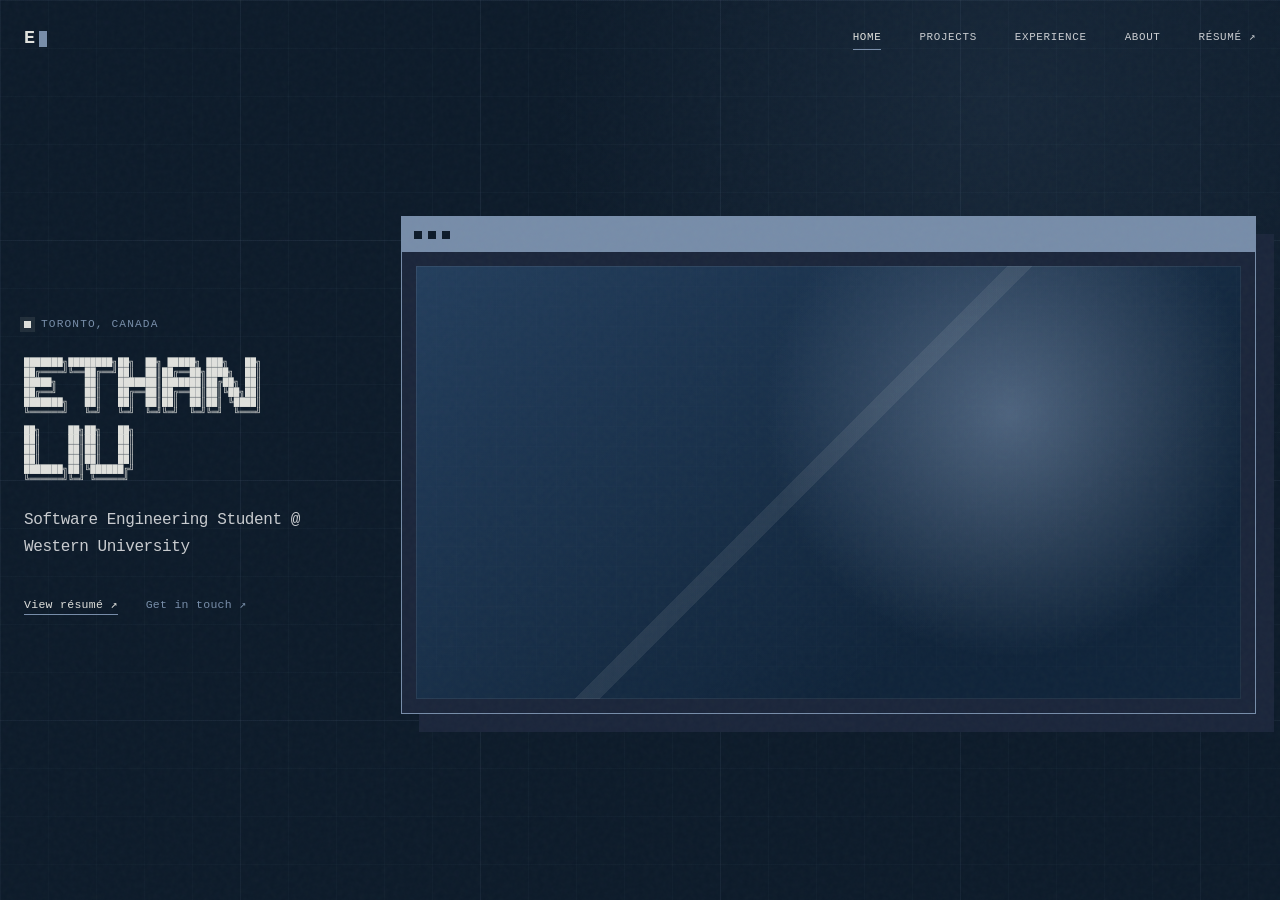
<file: index.html>
<!doctype html>
<html lang="en">
  <head>
    <meta charset="UTF-8" />
    <meta name="viewport" content="width=device-width, initial-scale=1.0" />
    <meta name="description" content="Ethan Liu is a software engineering student at Western University." />
    <meta name="theme-color" content="#0d1b2a" />
    <meta property="og:title" content="Ethan Liu | Software Engineer" />
    <meta property="og:description" content="Software engineering student at Western University building useful, thoughtful products." />
    <meta property="og:type" content="website" />
    <title>Ethan Liu | Software Engineer</title>
    <link rel="icon" href="assets/favicon.svg" type="image/svg+xml" />
    <link rel="stylesheet" href="styles.css" />
    <script src="script.js" type="module"></script>
  </head>
  <body>
    <a class="skip-link" href="#main">Skip to content</a>

    <header class="site-header">
      <a class="wordmark" href="index.html" aria-label="Ethan Liu, home">
        <span aria-hidden="true">E</span><span class="wordmark-cursor" aria-hidden="true"></span>
      </a>
      <button class="menu-toggle" type="button" aria-expanded="false" aria-controls="site-nav" data-menu-toggle>
        <span class="sr-only">Toggle navigation</span><span aria-hidden="true">menu</span>
      </button>
      <nav class="site-nav" id="site-nav" aria-label="Main navigation" data-nav>
        <a class="is-current" href="index.html" aria-current="page">Home</a>
        <a href="projects.html">Projects</a>
        <a href="experience.html">Experience</a>
        <a href="about.html">About</a>
        <a href="https://drive.google.com/file/d/12K8Z2sb5uFqbBXeucd8AHHMx-eDDHIYc/view?usp=sharing" target="_blank" rel="noreferrer">Résumé <span aria-hidden="true">↗</span></a>
      </nav>
    </header>

    <main class="landing" id="main">
      <section class="intro" aria-labelledby="intro-title">
        <div class="intro-copy">
          <p class="eyebrow"><span class="status-dot" aria-hidden="true"></span>Toronto, Canada</p>
          <h1 class="ascii-heading ascii-name" id="intro-title" aria-label="Hi, I’m Ethan Liu."><span class="ascii-name-row" aria-hidden="true">███████╗████████╗██╗  ██╗ █████╗ ███╗   ██╗
██╔════╝╚══██╔══╝██║  ██║██╔══██╗████╗  ██║
█████╗     ██║   ███████║███████║██╔██╗ ██║
██╔══╝     ██║   ██╔══██║██╔══██║██║╚██╗██║
███████╗   ██║   ██║  ██║██║  ██║██║ ╚████║
╚══════╝   ╚═╝   ╚═╝  ╚═╝╚═╝  ╚═╝╚═╝  ╚═══╝</span><span class="ascii-name-row" aria-hidden="true">██╗     ██╗██╗   ██╗
██║     ██║██║   ██║
██║     ██║██║   ██║
██║     ██║██║   ██║
███████╗██║╚██████╔╝
╚══════╝╚═╝ ╚═════╝</span></h1>
          <p class="intro-blurb">Software Engineering Student @ Western University</p>
          <div class="intro-links" aria-label="Profile links">
            <a class="text-link" href="https://drive.google.com/file/d/12K8Z2sb5uFqbBXeucd8AHHMx-eDDHIYc/view?usp=sharing" target="_blank" rel="noreferrer">View résumé <span aria-hidden="true">↗</span></a>
            <a class="text-link muted-link" href="https://www.linkedin.com/in/ethan-f-liu/" target="_blank" rel="noreferrer">Get in touch <span aria-hidden="true">↗</span></a>
          </div>
        </div>

        <div class="pixel-window" aria-label="Retro desktop navigation">
          <div class="window-bar" aria-hidden="true"><span></span><span></span><span></span></div>
          <div class="pixel-desktop">
            <div class="desktop-boot" aria-hidden="true">
              <div class="boot-copy">
                <p><span>[ok]</span> display adapter</p>
                <p><span>[ok]</span> input devices</p>
                <p><span>[ok]</span> mounting /portfolio</p>
                <p class="boot-ready">desktop ready<span class="boot-cursor"></span></p>
              </div>
              <div class="boot-progress"><span></span></div>
            </div>
            <div class="desktop-icons">
              <a class="desktop-icon" href="projects.html"><span class="folder" aria-hidden="true"></span><span>projects</span></a>
              <a class="desktop-icon" href="experience.html"><span class="folder" aria-hidden="true"></span><span>experience</span></a>
              <a class="desktop-icon" href="about.html"><span class="folder" aria-hidden="true"></span><span>about_me</span></a>
            </div>
            <div class="desktop-note" data-terminal aria-label="Interactive portfolio terminal">
              <div class="note-bar"><strong>terminal.exe</strong><div class="note-controls" aria-hidden="true"><span></span><span></span><span></span></div></div>
              <div class="note-body">
                <div class="terminal-output" data-terminal-output aria-live="polite" aria-atomic="false">
                  <p><span>&gt;</span> hello, world!</p>
                  <p class="terminal-hint">type "help" to explore</p>
                </div>
                <form class="terminal-form" data-terminal-form autocomplete="off">
                  <label class="sr-only" for="terminal-input">Enter a portfolio command</label>
                  <span class="terminal-prompt" aria-hidden="true">&gt;</span>
                  <span class="terminal-input-wrap">
                    <input id="terminal-input" data-terminal-input type="text" inputmode="text" enterkeyhint="send" autocapitalize="off" autocomplete="off" spellcheck="false" aria-describedby="terminal-help" />
                    <span class="note-cursor" aria-hidden="true"></span>
                  </span>
                  <span class="sr-only" id="terminal-help">Type help for available commands, then press Enter.</span>
                </form>
              </div>
            </div>
            <div class="taskbar">
              <span class="start-button">E</span>
              <span class="taskbar-app"></span>
              <span class="taskbar-app"></span>
              <time class="taskbar-time" aria-label="Local time">--:--</time>
            </div>
          </div>
        </div>
      </section>
    </main>

    <footer class="site-footer">
    </footer>
  </body>
</html>
</file>
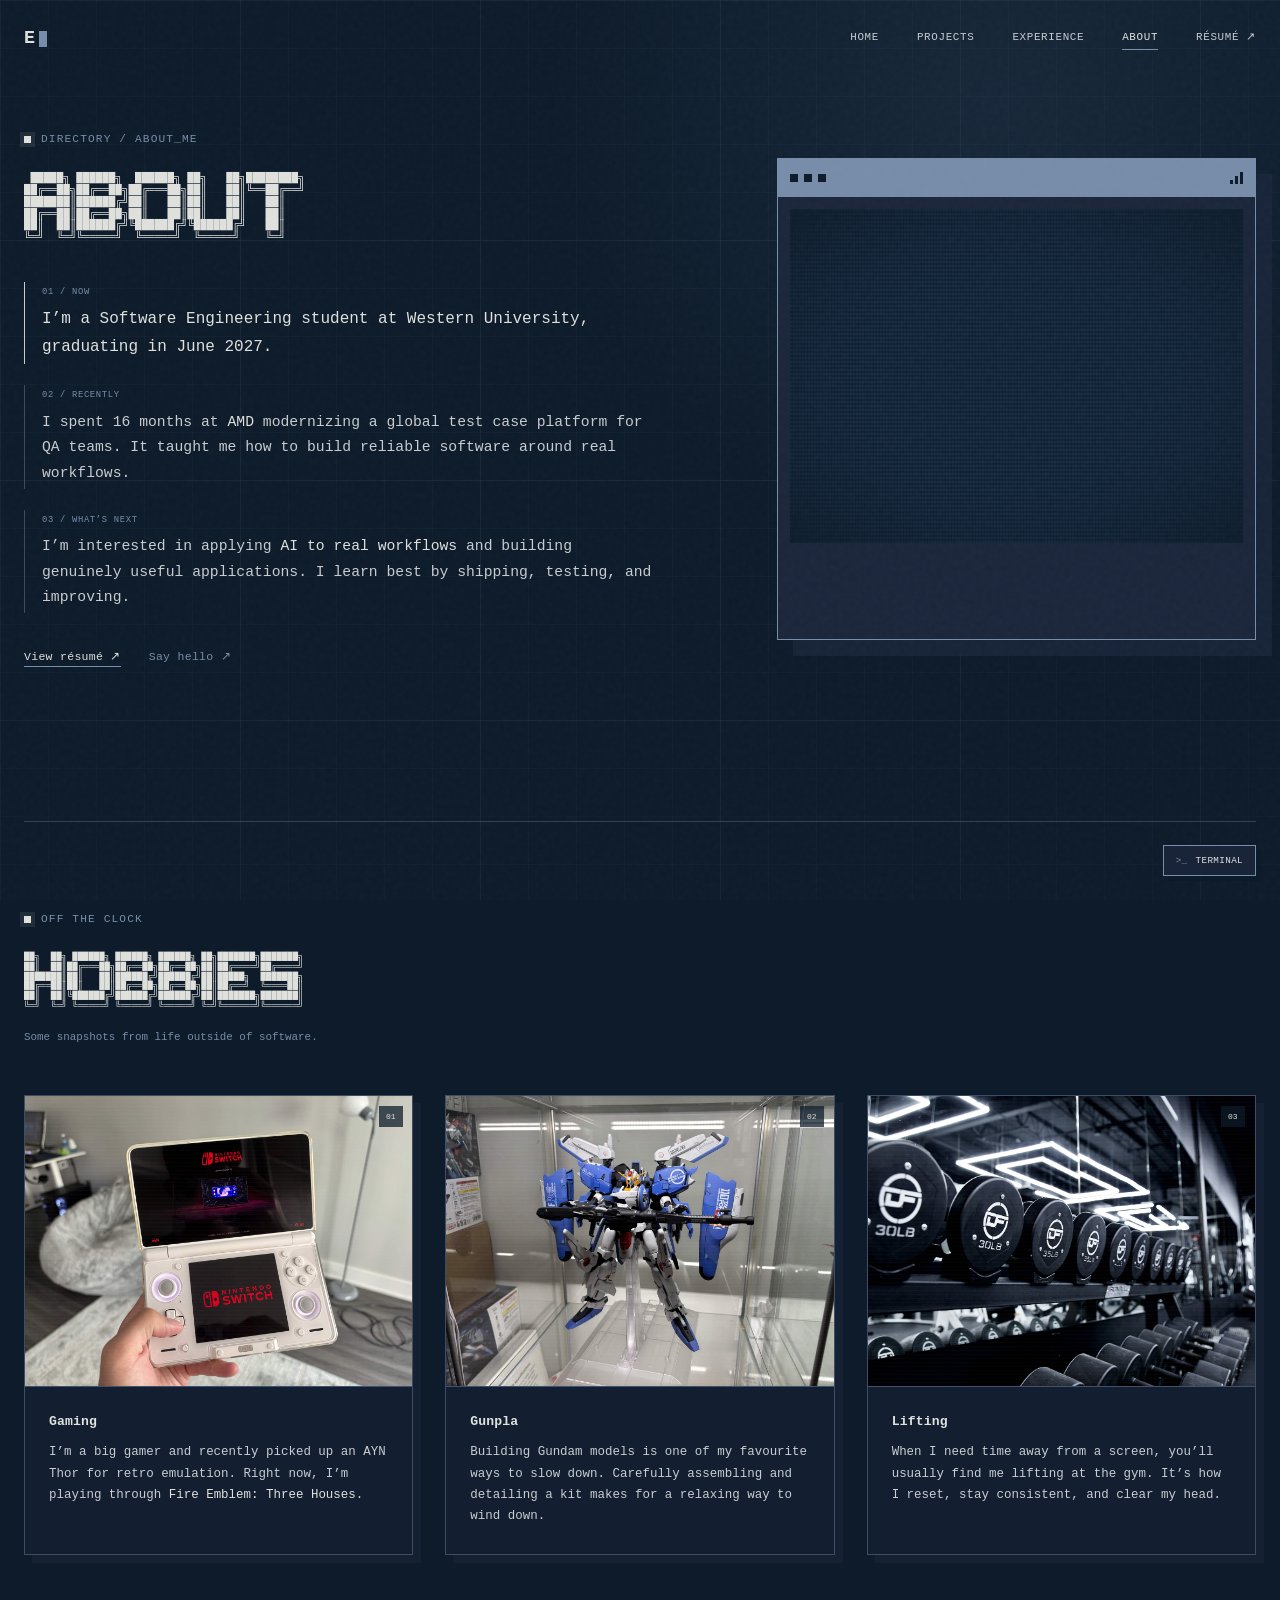
<file: about.html>
<!doctype html>
<html lang="en">
  <head>
    <meta charset="UTF-8" />
    <meta name="viewport" content="width=device-width, initial-scale=1.0" />
    <meta name="description" content="Learn more about Ethan Liu, a software engineering student at Western University and former AMD software engineer co-op." />
    <meta name="theme-color" content="#0d1b2a" />
    <title>About | Ethan Liu</title>
    <link rel="icon" href="assets/favicon.svg" type="image/svg+xml" />
    <link rel="stylesheet" href="styles.css" />
    <script src="script.js" type="module"></script>
  </head>
  <body>
    <a class="skip-link" href="#main">Skip to content</a>

    <header class="site-header">
      <a class="wordmark" href="index.html" aria-label="Ethan Liu, home">
        <span aria-hidden="true">E</span><span class="wordmark-cursor" aria-hidden="true"></span>
      </a>
      <button class="menu-toggle" type="button" aria-expanded="false" aria-controls="site-nav" data-menu-toggle>
        <span class="sr-only">Toggle navigation</span><span aria-hidden="true">menu</span>
      </button>
      <nav class="site-nav" id="site-nav" aria-label="Main navigation" data-nav>
        <a href="index.html">Home</a>
        <a href="projects.html">Projects</a>
        <a href="experience.html">Experience</a>
        <a class="is-current" href="about.html" aria-current="page">About</a>
        <a href="https://drive.google.com/file/d/12K8Z2sb5uFqbBXeucd8AHHMx-eDDHIYc/view?usp=sharing" target="_blank" rel="noreferrer">Résumé <span aria-hidden="true">↗</span></a>
      </nav>
    </header>
    <button class="terminal-launcher" type="button" data-terminal-toggle aria-controls="site-terminal" aria-expanded="false" title="Open terminal (Ctrl/Cmd + `)"><span aria-hidden="true">&gt;_</span> terminal</button>
    <section class="desktop-note site-terminal" id="site-terminal" data-terminal aria-label="Interactive portfolio terminal" hidden>
      <div class="note-bar"><strong>terminal.exe</strong><div class="note-controls"><span aria-hidden="true"></span><button class="terminal-expand" type="button" data-terminal-expand aria-label="Expand terminal" aria-pressed="false" title="Expand terminal"></button><button class="terminal-close" type="button" data-terminal-close aria-label="Close terminal" title="Close terminal"></button></div></div>
      <div class="note-body">
        <div class="terminal-output" data-terminal-output aria-live="polite" aria-atomic="false"><p><span>&gt;</span> hello, world!</p><p class="terminal-hint">type "help" to explore</p></div>
        <form class="terminal-form" data-terminal-form autocomplete="off">
          <label class="sr-only" for="terminal-input">Enter a portfolio command</label><span class="terminal-prompt" aria-hidden="true">&gt;</span>
          <span class="terminal-input-wrap"><input id="terminal-input" data-terminal-input type="text" inputmode="text" enterkeyhint="send" autocapitalize="off" autocomplete="off" spellcheck="false" aria-describedby="terminal-help" /><span class="note-cursor" aria-hidden="true"></span></span>
          <span class="sr-only" id="terminal-help">Type help for available commands, then press Enter.</span>
        </form>
      </div>
    </section>

    <main class="about-page" id="main">
      <section class="about-layout" aria-labelledby="about-title">
        <div class="about-copy">
          <p class="eyebrow"><span class="status-dot" aria-hidden="true"></span>Directory / about_me</p>
          <h1 class="ascii-heading" id="about-title" aria-label="About"><span aria-hidden="true"> █████╗ ██████╗  ██████╗ ██╗   ██╗████████╗
██╔══██╗██╔══██╗██╔═══██╗██║   ██║╚══██╔══╝
███████║██████╔╝██║   ██║██║   ██║   ██║
██╔══██║██╔══██╗██║   ██║██║   ██║   ██║
██║  ██║██████╔╝╚██████╔╝╚██████╔╝   ██║
╚═╝  ╚═╝╚═════╝  ╚═════╝  ╚═════╝    ╚═╝</span></h1>

          <div class="about-prose">
            <div class="about-note">
              <span class="about-note-label">01 / Now</span>
              <p>
                I’m a Software Engineering student at <strong>Western University</strong>,
                graduating in June 2027.
              </p>
            </div>
            <div class="about-note">
              <span class="about-note-label">02 / Recently</span>
              <p>
                I spent 16 months at <strong>AMD</strong> modernizing a global test case platform
                for QA teams. It taught me how to build reliable software around real workflows.
              </p>
            </div>
            <div class="about-note">
              <span class="about-note-label">03 / What’s next</span>
              <p>
                I’m interested in applying <strong>AI to real workflows</strong> and building
                genuinely useful applications. I learn best by shipping, testing, and improving.
              </p>
            </div>
          </div>

          <div class="about-actions" aria-label="Profile links">
            <a class="text-link" href="https://drive.google.com/file/d/12K8Z2sb5uFqbBXeucd8AHHMx-eDDHIYc/view?usp=sharing" target="_blank" rel="noreferrer">View résumé <span aria-hidden="true">↗</span></a>
            <a class="text-link muted-link" href="https://www.linkedin.com/in/ethan-f-liu/" target="_blank" rel="noreferrer">Say hello <span aria-hidden="true">↗</span></a>
          </div>
        </div>

        <figure class="call-window">
          <div class="call-titlebar">
            <div class="call-window-controls" aria-hidden="true"><span></span><span></span><span></span></div>
            <span class="call-quality" aria-label="Connection quality: excellent"><i></i><i></i><i></i></span>
          </div>

          <div class="call-screen">
            <div class="call-connect" aria-hidden="true">
              <p class="connect-heading">Establishing video link</p>
              <div class="connect-log">
                <p><span>[ok]</span> audio channel</p>
                <p><span>[ok]</span> video channel</p>
                <p><span>[ok]</span> signal acquired</p>
              </div>
              <div class="connect-progress"><span></span></div>
              <p class="connect-status">Connecting<span class="connect-dots">...</span></p>
            </div>
            <img class="profile-photo" src="assets/images/headshot-codec.png" alt="A pixelated portrait of Ethan Liu" />

            <div class="call-status"><span aria-hidden="true"></span>Live</div>
            <div class="call-nameplate">
              <strong>Ethan Liu</strong>
              <span>Toronto, ON</span>
            </div>
          </div>

          <div class="call-toolbar" aria-hidden="true">
            <span class="call-button">
              <svg viewBox="0 0 24 24" aria-hidden="true"><path d="M12 15a3 3 0 0 0 3-3V5a3 3 0 0 0-6 0v7a3 3 0 0 0 3 3Z"/><path d="M19 11v1a7 7 0 0 1-14 0v-1M12 19v3M8 22h8"/></svg>
            </span>
            <span class="call-button">
              <svg viewBox="0 0 24 24" aria-hidden="true"><rect x="3" y="6" width="13" height="12" rx="2"/><path d="m16 10 5-3v10l-5-3Z"/></svg>
            </span>
            <span class="call-button call-button-end">
              <svg viewBox="0 0 24 24" aria-hidden="true"><path d="M4.5 15.5c4.8-4.7 10.2-4.7 15 0"/><path d="m7 13-2.5 2.5L7 18M17 13l2.5 2.5L17 18"/></svg>
            </span>
          </div>
          <figcaption>Connection established</figcaption>
        </figure>
      </section>

      <section class="hobbies-section" aria-labelledby="hobbies-title">
        <div class="hobbies-heading">
          <p class="eyebrow"><span class="status-dot" aria-hidden="true"></span>Off the clock</p>
          <h2 class="ascii-heading ascii-heading-wide" id="hobbies-title" aria-label="Hobbies"><span aria-hidden="true">██╗  ██╗ ██████╗ ██████╗ ██████╗ ██╗███████╗███████╗
██║  ██║██╔═══██╗██╔══██╗██╔══██╗██║██╔════╝██╔════╝
███████║██║   ██║██████╔╝██████╔╝██║█████╗  ███████╗
██╔══██║██║   ██║██╔══██╗██╔══██╗██║██╔══╝  ╚════██║
██║  ██║╚██████╔╝██████╔╝██████╔╝██║███████╗███████║
╚═╝  ╚═╝ ╚═════╝ ╚═════╝ ╚═════╝ ╚═╝╚══════╝╚══════╝</span></h2>
          <p>Some snapshots from life outside of software.</p>
        </div>

        <div class="hobby-grid">
          <article class="hobby-card">
            <div class="hobby-image">
              <img src="assets/images/ayn-thor-retro-gaming.jpg" alt="My AYN Thor handheld gaming setup" />
              <span class="hobby-index">01</span>
            </div>
            <div class="hobby-card-copy">
              <h3>Gaming</h3>
              <p>
                I’m a big gamer and recently picked up an AYN Thor for retro emulation.
                Right now, I’m playing through <em>Fire Emblem: Three Houses</em>.
              </p>
            </div>
          </article>

          <article class="hobby-card">
            <div class="hobby-image">
              <img src="assets/images/gunpla-model.jpg" alt="My blue and white Gunpla model on display" />
              <span class="hobby-index">02</span>
            </div>
            <div class="hobby-card-copy">
              <h3>Gunpla</h3>
              <p>
                Building Gundam models is one of my favourite ways to slow down. Carefully assembling
                and detailing a kit makes for a relaxing way to wind down.
              </p>
            </div>
          </article>

          <article class="hobby-card">
            <div class="hobby-image">
              <img src="assets/images/gym-lifting.png" alt="A row of dumbbells beneath geometric gym lights" />
              <span class="hobby-index">03</span>
            </div>
            <div class="hobby-card-copy">
              <h3>Lifting</h3>
              <p>
                When I need time away from a screen, you’ll usually find me lifting at the
                gym. It’s how I reset, stay consistent, and clear my head.
              </p>
            </div>
          </article>
        </div>
      </section>
    </main>
  </body>
</html>
</file>
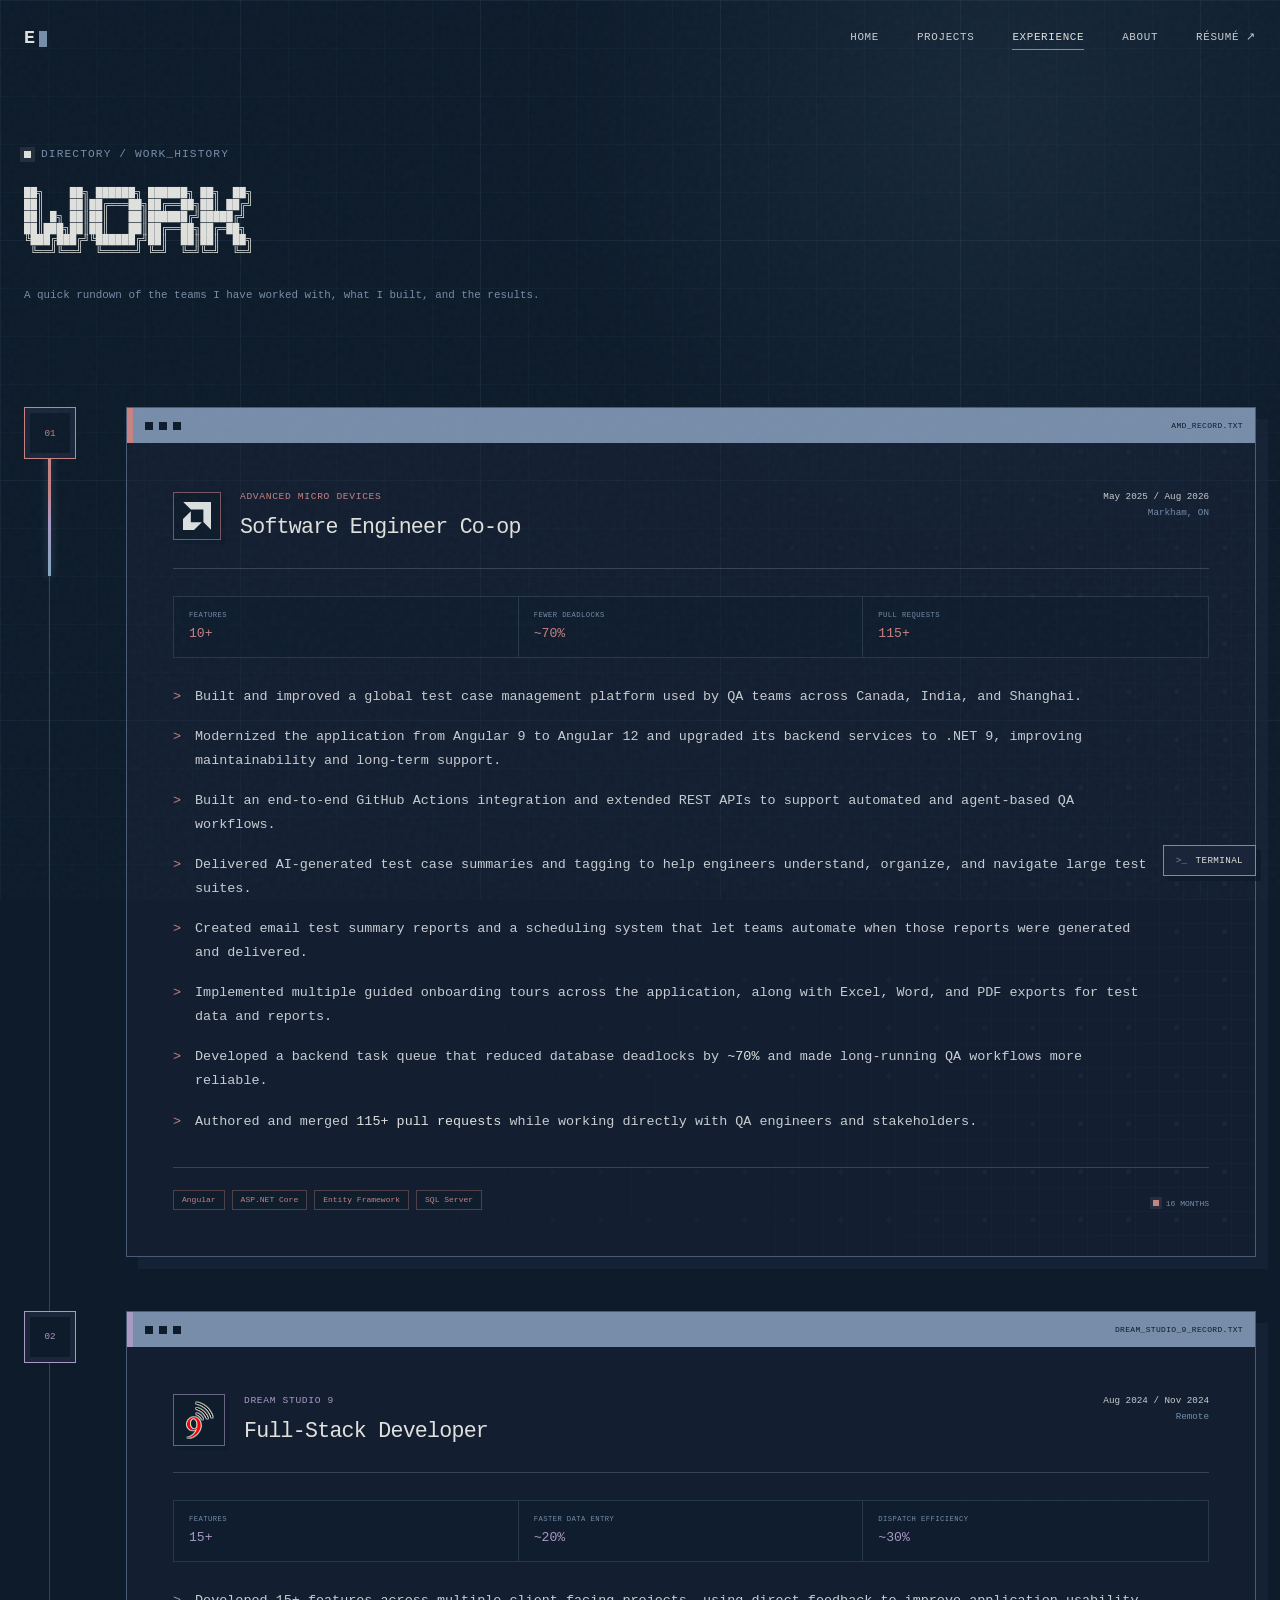
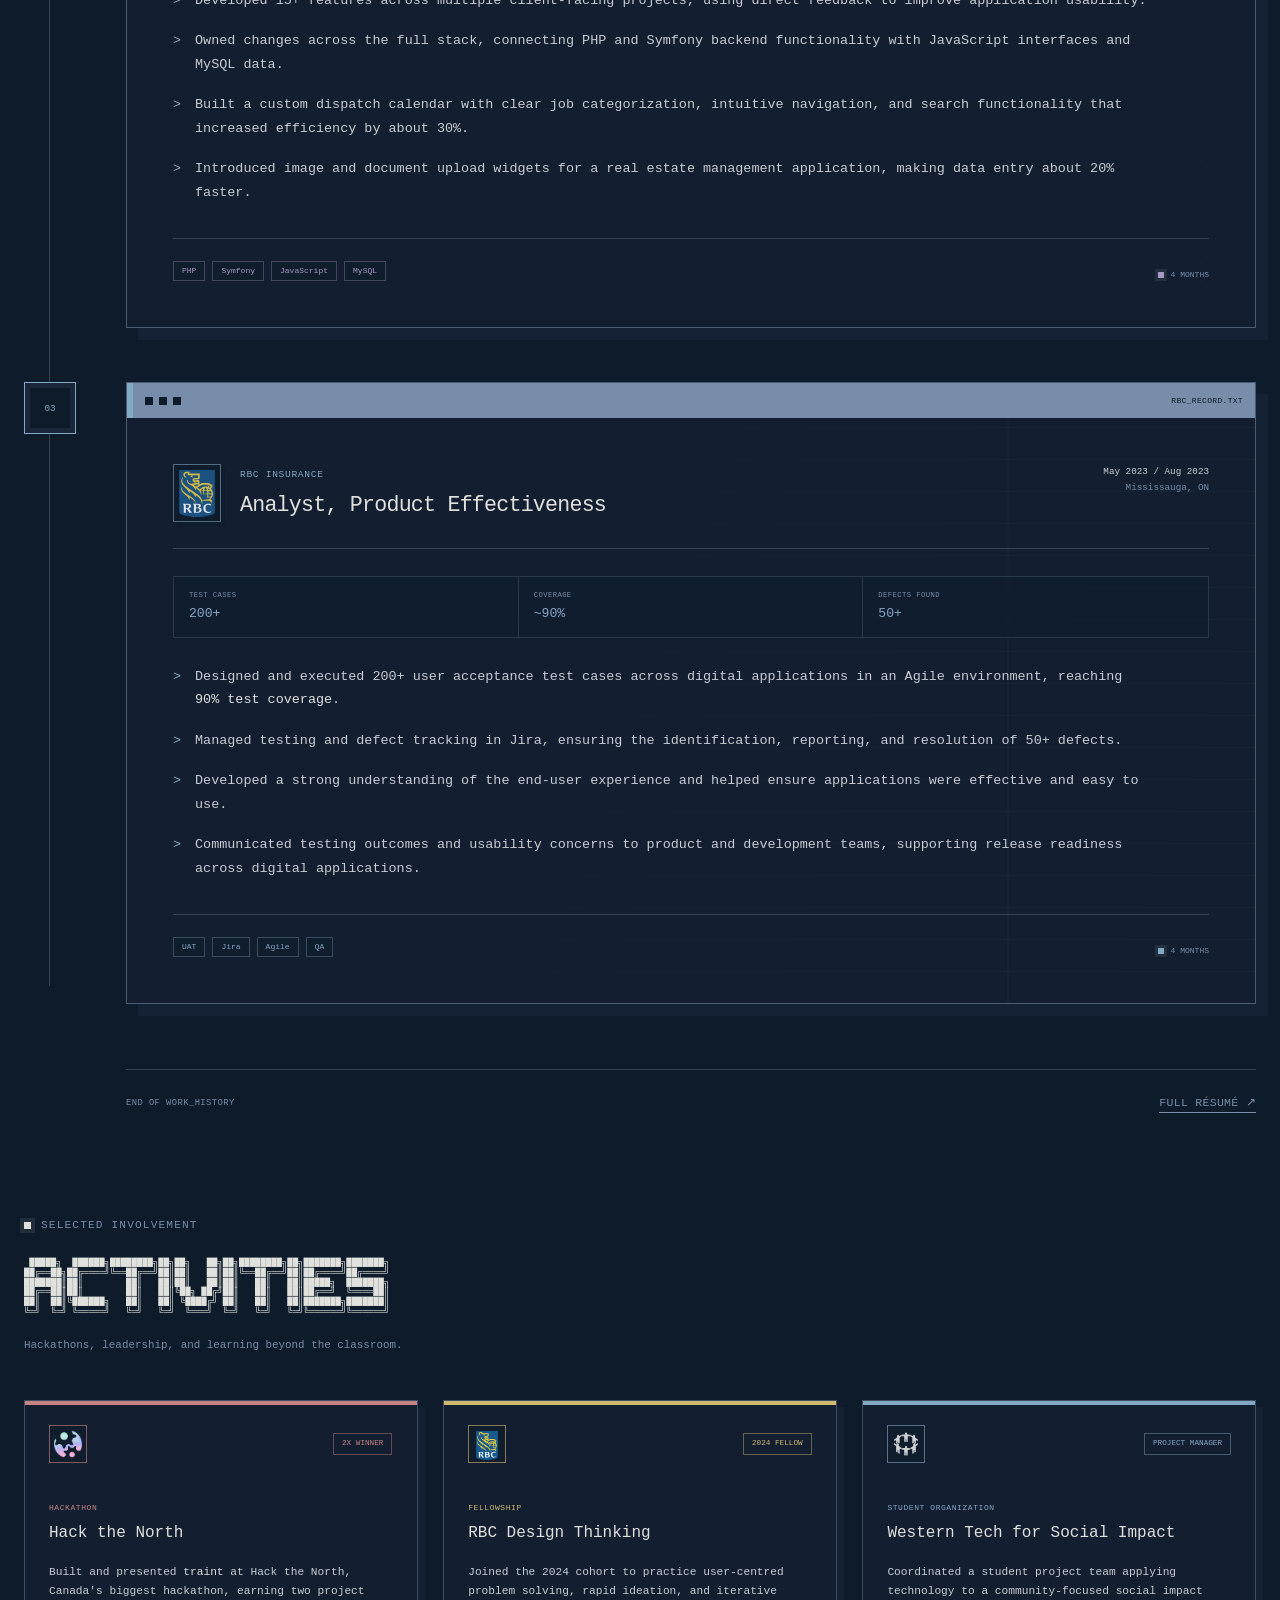
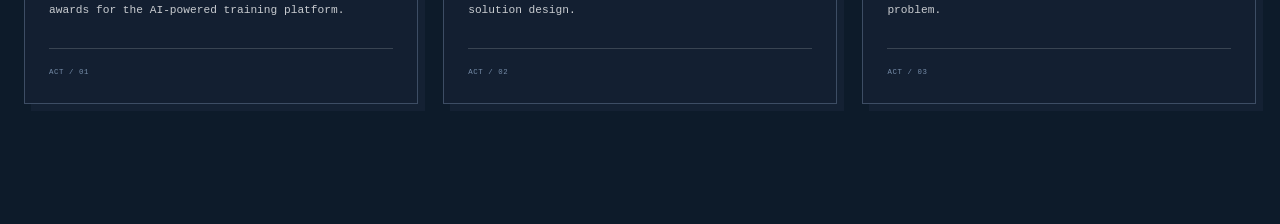
<file: experience.html>
<!doctype html>
<html lang="en">
  <head>
    <meta charset="UTF-8" />
    <meta name="viewport" content="width=device-width, initial-scale=1.0" />
    <meta name="description" content="A quick look at Ethan Liu's software engineering and product experience at AMD, Dream Studio 9, and RBC Insurance." />
    <meta name="theme-color" content="#0d1b2a" />
    <title>Experience | Ethan Liu</title>
    <link rel="icon" href="assets/favicon.svg" type="image/svg+xml" />
    <link rel="stylesheet" href="styles.css" />
    <script src="script.js" type="module"></script>
  </head>
  <body>
    <a class="skip-link" href="#main">Skip to content</a>

    <header class="site-header">
      <a class="wordmark" href="index.html" aria-label="Ethan Liu, home">
        <span aria-hidden="true">E</span><span class="wordmark-cursor" aria-hidden="true"></span>
      </a>
      <button class="menu-toggle" type="button" aria-expanded="false" aria-controls="site-nav" data-menu-toggle>
        <span class="sr-only">Toggle navigation</span><span aria-hidden="true">menu</span>
      </button>
      <nav class="site-nav" id="site-nav" aria-label="Main navigation" data-nav>
        <a href="index.html">Home</a>
        <a href="projects.html">Projects</a>
        <a class="is-current" href="experience.html" aria-current="page">Experience</a>
        <a href="about.html">About</a>
        <a href="https://drive.google.com/file/d/12K8Z2sb5uFqbBXeucd8AHHMx-eDDHIYc/view?usp=sharing" target="_blank" rel="noreferrer">Résumé <span aria-hidden="true">↗</span></a>
      </nav>
    </header>
    <button class="terminal-launcher" type="button" data-terminal-toggle aria-controls="site-terminal" aria-expanded="false" title="Open terminal (Ctrl/Cmd + `)"><span aria-hidden="true">&gt;_</span> terminal</button>
    <section class="desktop-note site-terminal" id="site-terminal" data-terminal aria-label="Interactive portfolio terminal" hidden>
      <div class="note-bar"><strong>terminal.exe</strong><div class="note-controls"><span aria-hidden="true"></span><button class="terminal-expand" type="button" data-terminal-expand aria-label="Expand terminal" aria-pressed="false" title="Expand terminal"></button><button class="terminal-close" type="button" data-terminal-close aria-label="Close terminal" title="Close terminal"></button></div></div>
      <div class="note-body">
        <div class="terminal-output" data-terminal-output aria-live="polite" aria-atomic="false"><p><span>&gt;</span> hello, world!</p><p class="terminal-hint">type "help" to explore</p></div>
        <form class="terminal-form" data-terminal-form autocomplete="off">
          <label class="sr-only" for="terminal-input">Enter a portfolio command</label><span class="terminal-prompt" aria-hidden="true">&gt;</span>
          <span class="terminal-input-wrap"><input id="terminal-input" data-terminal-input type="text" inputmode="text" enterkeyhint="send" autocapitalize="off" autocomplete="off" spellcheck="false" aria-describedby="terminal-help" /><span class="note-cursor" aria-hidden="true"></span></span>
          <span class="sr-only" id="terminal-help">Type help for available commands, then press Enter.</span>
        </form>
      </div>
    </section>

    <main class="experience-page" id="main">
      <header class="experience-intro">
        <p class="eyebrow"><span class="status-dot" aria-hidden="true"></span>Directory / work_history</p>
        <h1 class="ascii-heading" aria-label="Work"><span aria-hidden="true">██╗    ██╗ ██████╗ ██████╗ ██╗  ██╗
██║    ██║██╔═══██╗██╔══██╗██║ ██╔╝
██║ █╗ ██║██║   ██║██████╔╝█████╔╝
██║███╗██║██║   ██║██╔══██╗██╔═██╗
╚███╔███╔╝╚██████╔╝██║  ██║██║  ██╗
 ╚══╝╚══╝  ╚═════╝ ╚═╝  ╚═╝╚═╝  ╚═╝</span></h1>
        <p class="experience-lede">
          A quick rundown of the teams I have worked with, what I built, and the results.
        </p>
      </header>

      <ol class="experience-list" aria-label="Work history, most recent first">
        <li class="experience-record experience-record--amd">
          <div class="experience-marker" aria-hidden="true"><span>01</span></div>
          <article class="experience-window">
            <div class="experience-window-bar">
              <div class="window-controls" aria-hidden="true"><span></span><span></span><span></span></div>
              <span>amd_record.txt</span>
            </div>
            <div class="experience-window-body">
              <header class="role-heading">
                <div class="role-identity">
                  <div class="company-mark company-mark--amd">
                    <img src="assets/logos/amd.svg" alt="AMD" />
                  </div>
                  <div>
                    <p class="role-company">Advanced Micro Devices</p>
                    <h2>Software Engineer Co-op</h2>
                  </div>
                </div>
                <div class="role-meta">
                  <span><time datetime="2025-05">May 2025</time> / <time datetime="2026-08">Aug 2026</time></span>
                  <span>Markham, ON</span>
                </div>
              </header>

              <dl class="role-metrics" aria-label="Key outcomes">
                <div><dt>Features</dt><dd>10+</dd></div>
                <div><dt>Fewer deadlocks</dt><dd>~70%</dd></div>
                <div><dt>Pull requests</dt><dd>115+</dd></div>
              </dl>

              <ul class="role-highlights">
                <li>Built and improved a global test case management platform used by QA teams across Canada, India, and Shanghai.</li>
                <li>Modernized the application from Angular 9 to Angular 12 and upgraded its backend services to .NET 9, improving maintainability and long-term support.</li>
                <li>Built an end-to-end GitHub Actions integration and extended REST APIs to support automated and agent-based QA workflows.</li>
                <li>Delivered AI-generated test case summaries and tagging to help engineers understand, organize, and navigate large test suites.</li>
                <li>Created email test summary reports and a scheduling system that let teams automate when those reports were generated and delivered.</li>
                <li>Implemented multiple guided onboarding tours across the application, along with Excel, Word, and PDF exports for test data and reports.</li>
                <li>Developed a backend task queue that reduced database deadlocks by <strong>~70%</strong> and made long-running QA workflows more reliable.</li>
                <li>Authored and merged <strong>115+ pull requests</strong> while working directly with QA engineers and stakeholders.</li>
              </ul>

              <div class="role-footer">
                <ul class="role-stack" aria-label="Technologies used">
                  <li>Angular</li><li>ASP.NET Core</li><li>Entity Framework</li><li>SQL Server</li>
                </ul>
                <span class="record-status"><i aria-hidden="true"></i>16 months</span>
              </div>
            </div>
          </article>
        </li>

        <li class="experience-record experience-record--dream">
          <div class="experience-marker" aria-hidden="true"><span>02</span></div>
          <article class="experience-window">
            <div class="experience-window-bar">
              <div class="window-controls" aria-hidden="true"><span></span><span></span><span></span></div>
              <span>dream_studio_9_record.txt</span>
            </div>
            <div class="experience-window-body">
              <header class="role-heading">
                <div class="role-identity">
                  <div class="company-mark company-mark--dream">
                    <img src="assets/logos/dream-studio-9.png" alt="Dream Studio 9" />
                  </div>
                  <div>
                    <p class="role-company">Dream Studio 9</p>
                    <h2>Full-Stack Developer</h2>
                  </div>
                </div>
                <div class="role-meta">
                  <span><time datetime="2024-08">Aug 2024</time> / <time datetime="2024-11">Nov 2024</time></span>
                  <span>Remote</span>
                </div>
              </header>

              <dl class="role-metrics" aria-label="Key outcomes">
                <div><dt>Features</dt><dd>15+</dd></div>
                <div><dt>Faster data entry</dt><dd>~20%</dd></div>
                <div><dt>Dispatch efficiency</dt><dd>~30%</dd></div>
              </dl>

              <ul class="role-highlights">
                <li>Developed 15+ features across multiple client-facing projects, using direct feedback to improve application usability.</li>
                <li>Owned changes across the full stack, connecting PHP and Symfony backend functionality with JavaScript interfaces and MySQL data.</li>
                <li>Built a custom dispatch calendar with clear job categorization, intuitive navigation, and search functionality that increased efficiency by about 30%.</li>
                <li>Introduced image and document upload widgets for a real estate management application, making data entry about 20% faster.</li>
              </ul>

              <div class="role-footer">
                <ul class="role-stack" aria-label="Technologies used">
                  <li>PHP</li><li>Symfony</li><li>JavaScript</li><li>MySQL</li>
                </ul>
                <span class="record-status"><i aria-hidden="true"></i>4 months</span>
              </div>
            </div>
          </article>
        </li>

        <li class="experience-record experience-record--rbc">
          <div class="experience-marker" aria-hidden="true"><span>03</span></div>
          <article class="experience-window">
            <div class="experience-window-bar">
              <div class="window-controls" aria-hidden="true"><span></span><span></span><span></span></div>
              <span>rbc_record.txt</span>
            </div>
            <div class="experience-window-body">
              <header class="role-heading">
                <div class="role-identity">
                  <div class="company-mark company-mark--shield">
                    <img src="assets/logos/rbc.svg" alt="RBC" />
                  </div>
                  <div>
                    <p class="role-company">RBC Insurance</p>
                    <h2>Analyst, Product Effectiveness</h2>
                  </div>
                </div>
                <div class="role-meta">
                  <span><time datetime="2023-05">May 2023</time> / <time datetime="2023-08">Aug 2023</time></span>
                  <span>Mississauga, ON</span>
                </div>
              </header>

              <dl class="role-metrics" aria-label="Key outcomes">
                <div><dt>Test cases</dt><dd>200+</dd></div>
                <div><dt>Coverage</dt><dd>~90%</dd></div>
                <div><dt>Defects found</dt><dd>50+</dd></div>
              </dl>

              <ul class="role-highlights">
                <li>Designed and executed 200+ user acceptance test cases across digital applications in an Agile environment, reaching <strong>90% test coverage</strong>.</li>
                <li>Managed testing and defect tracking in Jira, ensuring the identification, reporting, and resolution of 50+ defects.</li>
                <li>Developed a strong understanding of the end-user experience and helped ensure applications were effective and easy to use.</li>
                <li>Communicated testing outcomes and usability concerns to product and development teams, supporting release readiness across digital applications.</li>
              </ul>

              <div class="role-footer">
                <ul class="role-stack" aria-label="Skills and tools used">
                  <li>UAT</li><li>Jira</li><li>Agile</li><li>QA</li>
                </ul>
                <span class="record-status"><i aria-hidden="true"></i>4 months</span>
              </div>
            </div>
          </article>
        </li>
      </ol>

      <footer class="experience-footer">
        <span>End of work_history</span>
        <a class="text-link" href="https://drive.google.com/file/d/12K8Z2sb5uFqbBXeucd8AHHMx-eDDHIYc/view?usp=sharing" target="_blank" rel="noreferrer">Full résumé <span aria-hidden="true">↗</span></a>
      </footer>

      <section class="activities-section" aria-labelledby="activities-title">
        <header class="activities-heading">
          <p class="eyebrow"><span class="status-dot" aria-hidden="true"></span>Selected involvement</p>
          <h2 class="ascii-heading ascii-heading-wide" id="activities-title" aria-label="Activities"><span aria-hidden="true"> █████╗  ██████╗████████╗██╗██╗   ██╗██╗████████╗██╗███████╗███████╗
██╔══██╗██╔════╝╚══██╔══╝██║██║   ██║██║╚══██╔══╝██║██╔════╝██╔════╝
███████║██║        ██║   ██║██║   ██║██║   ██║   ██║█████╗  ███████╗
██╔══██║██║        ██║   ██║╚██╗ ██╔╝██║   ██║   ██║██╔══╝  ╚════██║
██║  ██║╚██████╗   ██║   ██║ ╚████╔╝ ██║   ██║   ██║███████╗███████║
╚═╝  ╚═╝ ╚═════╝   ╚═╝   ╚═╝  ╚═══╝  ╚═╝   ╚═╝   ╚═╝╚══════╝╚══════╝</span></h2>
          <p>Hackathons, leadership, and learning beyond the classroom.</p>
        </header>

        <div class="activities-grid">
          <article class="activity-card activity-card--hackathon">
            <div class="activity-card-top">
              <span class="activity-icon activity-icon--logo activity-icon--htn" aria-hidden="true">
                <img src="assets/logos/hackthenorth.png" alt="" />
              </span>
              <span class="activity-badge">2x Winner</span>
            </div>
            <div class="activity-card-copy">
              <p class="activity-type">Hackathon</p>
              <h3>Hack the North</h3>
              <p>Built and presented <em>traint</em> at Hack the North, Canada's biggest hackathon, earning two project awards for the AI-powered training platform.</p>
            </div>
            <span class="activity-index">ACT / 01</span>
          </article>

          <article class="activity-card activity-card--fellowship">
            <div class="activity-card-top">
              <span class="activity-icon activity-icon--logo activity-icon--rbc" aria-hidden="true">
                <img src="assets/logos/rbc.svg" alt="" />
              </span>
              <span class="activity-badge">2024 Fellow</span>
            </div>
            <div class="activity-card-copy">
              <p class="activity-type">Fellowship</p>
              <h3>RBC Design Thinking</h3>
              <p>Joined the 2024 cohort to practice user-centred problem solving, rapid ideation, and iterative solution design.</p>
            </div>
            <span class="activity-index">ACT / 02</span>
          </article>

          <article class="activity-card activity-card--leadership">
            <div class="activity-card-top">
              <span class="activity-icon activity-icon--logo activity-icon--social-impact" aria-hidden="true">
                <img src="assets/logos/western-tech-social-impact.svg" alt="" />
              </span>
              <span class="activity-badge">Project Manager</span>
            </div>
            <div class="activity-card-copy">
              <p class="activity-type">Student organization</p>
              <h3>Western Tech for Social Impact</h3>
              <p>Coordinated a student project team applying technology to a community-focused social impact problem.</p>
            </div>
            <span class="activity-index">ACT / 03</span>
          </article>
        </div>
      </section>
    </main>
  </body>
</html>
</file>
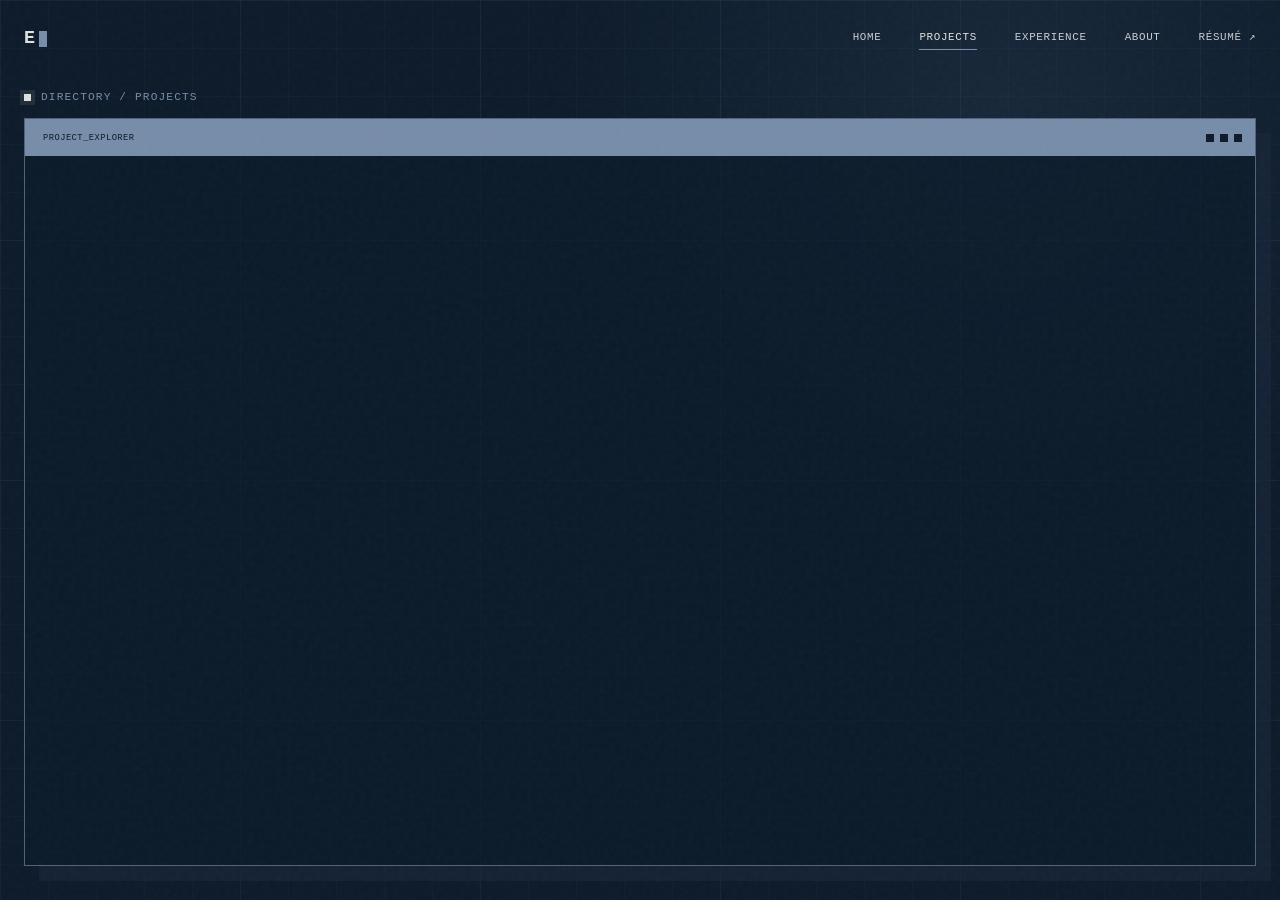
<file: projects.html>
<!doctype html>
<html lang="en">
  <head>
    <meta charset="UTF-8" />
    <meta name="viewport" content="width=device-width, initial-scale=1.0" />
    <meta name="theme-color" content="#0d1b2a" />
    <title>Projects | Ethan Liu</title>
    <link rel="icon" href="assets/favicon.svg" type="image/svg+xml" />
    <link rel="stylesheet" href="styles.css" />
    <script src="script.js" type="module"></script>
  </head>
  <body class="projects-shell">
    <header class="site-header">
      <a class="wordmark" href="index.html" aria-label="Ethan Liu, home"><span aria-hidden="true">E</span><span class="wordmark-cursor" aria-hidden="true"></span></a>
      <button class="menu-toggle" type="button" aria-expanded="false" aria-controls="site-nav" data-menu-toggle><span class="sr-only">Toggle navigation</span><span aria-hidden="true">menu</span></button>
      <nav class="site-nav" id="site-nav" aria-label="Main navigation" data-nav><a href="index.html">Home</a><a class="is-current" href="projects.html" aria-current="page">Projects</a><a href="experience.html">Experience</a><a href="about.html">About</a><a href="https://drive.google.com/file/d/12K8Z2sb5uFqbBXeucd8AHHMx-eDDHIYc/view?usp=sharing" target="_blank" rel="noreferrer">Résumé <span aria-hidden="true">↗</span></a></nav>
    </header>
    <section class="desktop-note site-terminal" id="site-terminal" data-terminal aria-label="Interactive portfolio terminal" hidden>
      <div class="note-bar"><strong>terminal.exe</strong><div class="note-controls"><span aria-hidden="true"></span><button class="terminal-expand" type="button" data-terminal-expand aria-label="Expand terminal" aria-pressed="false" title="Expand terminal"></button><button class="terminal-close" type="button" data-terminal-close aria-label="Close terminal" title="Close terminal"></button></div></div>
      <div class="note-body">
        <div class="terminal-output" data-terminal-output aria-live="polite" aria-atomic="false"><p><span>&gt;</span> hello, world!</p><p class="terminal-hint">type "help" to explore</p></div>
        <form class="terminal-form" data-terminal-form autocomplete="off">
          <label class="sr-only" for="terminal-input">Enter a portfolio command</label><span class="terminal-prompt" aria-hidden="true">&gt;</span>
          <span class="terminal-input-wrap"><input id="terminal-input" data-terminal-input type="text" inputmode="text" enterkeyhint="send" autocapitalize="off" autocomplete="off" spellcheck="false" aria-describedby="terminal-help" /><span class="note-cursor" aria-hidden="true"></span></span>
          <span class="sr-only" id="terminal-help">Type help for available commands, then press Enter.</span>
        </form>
      </div>
    </section>
    <main class="projects-page" id="main">
      <p class="eyebrow"><span class="status-dot" aria-hidden="true"></span>Directory / projects</p>
      <h1 class="sr-only" id="projects-title">Projects</h1>

      <section class="project-browser" aria-labelledby="projects-title" data-project-browser>
        <div class="project-browser-bar"><span>project_explorer</span><div class="window-controls" aria-hidden="true"><span></span><span></span><span></span></div></div>
        <div class="project-boot" aria-hidden="true">
          <div class="boot-copy project-boot-copy">
            <p><span>[ok]</span> mounting /portfolio/projects</p>
            <p><span>[ok]</span> indexing project records</p>
            <p><span>[ok]</span> loading 5 objects</p>
            <p class="boot-ready">explorer ready<span class="boot-cursor"></span></p>
          </div>
          <div class="boot-progress"><span></span></div>
        </div>
        <div class="project-address-bar" aria-hidden="true"><span>C:</span><span>portfolio</span><span>projects</span><span data-project-path>jam_website.web</span><span class="project-address-cursor"></span></div>

        <div class="project-browser-layout">
          <aside class="project-directory" aria-label="Project files">
            <div class="directory-heading"><span>5 records</span><span>select one</span></div>
            <div class="project-tabs" role="tablist" aria-orientation="vertical">
              <button class="project-file is-selected" id="project-tab-jet" type="button" role="tab" aria-selected="true" aria-controls="project-jet" tabindex="0" data-project-target="project-jet"><span class="project-file-icon" aria-hidden="true"></span><span class="project-file-copy"><strong>jam_website.web</strong><small>Nonprofit site / 2025</small></span><span class="project-file-index">01</span></button>
              <button class="project-file" id="project-tab-traint" type="button" role="tab" aria-selected="false" aria-controls="project-traint" tabindex="-1" data-project-target="project-traint"><span class="project-file-icon" aria-hidden="true"></span><span class="project-file-copy"><strong>traint.ai</strong><small>Hackathon / Sep 2024</small></span><span class="project-file-index">02</span></button>
              <button class="project-file" id="project-tab-inclusee" type="button" role="tab" aria-selected="false" aria-controls="project-inclusee" tabindex="-1" data-project-target="project-inclusee"><span class="project-file-icon" aria-hidden="true"></span><span class="project-file-copy"><strong>inclusee.addon</strong><small>Hackathon / Aug 2024</small></span><span class="project-file-index">03</span></button>
              <button class="project-file" id="project-tab-devcircle" type="button" role="tab" aria-selected="false" aria-controls="project-devcircle" tabindex="-1" data-project-target="project-devcircle"><span class="project-file-icon" aria-hidden="true"></span><span class="project-file-copy"><strong>devcircle.app</strong><small>Social platform / Jun 2024</small></span><span class="project-file-index">04</span></button>
              <button class="project-file" id="project-tab-knight" type="button" role="tab" aria-selected="false" aria-controls="project-knight" tabindex="-1" data-project-target="project-knight"><span class="project-file-icon" aria-hidden="true"></span><span class="project-file-copy"><strong>knight_quest.game</strong><small>Action RPG / Apr 2024</small></span><span class="project-file-index">05</span></button>
            </div>
          </aside>

          <div class="project-inspector" aria-live="polite">
            <article class="project-panel project-panel--traint" id="project-traint" role="tabpanel" aria-labelledby="project-tab-traint" tabindex="0" hidden>
              <div class="project-visual" aria-hidden="true"><div class="project-visual-grid"></div><span class="visual-kicker">AI CUSTOMER SIMULATION / LIVE</span><strong>traint</strong><div class="visual-training"><div class="training-chat"><span>CONFLICT_AGENT</span><i></i><i></i><i></i></div><div class="training-analysis"><span>SENTIMENT</span><strong>+78</strong><div><i></i></div><small>COACHING READY</small></div></div><span class="visual-readout">PRACTICE // ANALYZE // IMPROVE</span></div>
              <div class="project-panel-body">
                <header class="project-heading"><div><p class="project-type">Hackathon winner / AI</p><h2 class="sr-only">traint</h2></div><span class="project-state project-state--winner">2x winner</span></header>
                <p class="project-summary">An AI-powered training platform for customer support and sales teams, built in 32 hours at Hack the North 2024.</p>
                <div class="project-notes"><div><span>01 / Problem</span><p>Human customer service agents need realistic practice across varied scenarios, but traditional training is limited. AI customer archetypes can accelerate that preparation.</p></div><div><span>02 / Build</span><p>Created adaptive customer personas, live sentiment scoring, transcript analysis, and next-step coaching using Genesys, Voiceflow, and Groq.</p></div><div><span>03 / Result</span><p>Won the Genesys challenge and the Voiceflow non-chatbot AI agent prize at Canada’s biggest hackathon.</p></div></div>
                <section class="project-showcase" aria-label="traint project media">
                  <div class="project-showcase-bar"><span>media_archive / traint</span><span>slot 01</span></div>
                  <figure class="project-media-frame">
                    <img src="assets/project-media/traint-leaderboard.png" alt="traint dashboard showing an agent leaderboard and performance statistics" />
                    <figcaption>Overview of agent rankings, sentiment scores, conversation volume, and active sessions.</figcaption>
                  </figure>
                  <div class="project-shot-list" aria-label="Choose a traint screenshot">
                    <button class="is-selected" type="button" aria-pressed="true" data-media-src="assets/project-media/traint-leaderboard.png" data-media-alt="traint dashboard showing an agent leaderboard and performance statistics" data-media-caption="Overview of agent rankings, sentiment scores, conversation volume, and active sessions.">01 / Overview</button>
                    <button type="button" aria-pressed="false" data-media-src="assets/project-media/traint-simulation.png" data-media-alt="traint customer support simulation running as a live chat in Genesys" data-media-caption="Practice responding to an AI customer through a live Genesys support queue.">02 / Simulation</button>
                    <button type="button" aria-pressed="false" data-media-src="assets/project-media/traint-feedback.png" data-media-alt="traint dashboard showing sentiment analysis and AI-generated coaching after a simulation" data-media-caption="Review sentiment scoring and AI-generated suggestions after each training session.">03 / Feedback</button>
                    <button type="button" aria-pressed="false" data-media-src="assets/project-media/traint-genesys-award.png" data-media-alt="Genesys presenters announcing traint as the winner of the Genesys Cloud APIs challenge at Hack the North" data-media-caption="Genesys presents traint as the winner of its Cloud APIs challenge at Hack the North 2024.">04 / Genesys award</button>
                    <button type="button" aria-pressed="false" data-media-src="assets/project-media/traint-voiceflow-award.png" data-media-alt="Voiceflow presenter announcing traint as a winner of the non-chatbot AI agent challenge at Hack the North" data-media-caption="Voiceflow presents traint as a co-winner of its Best Non-Chatbot AI Agent challenge.">05 / Voiceflow award</button>
                    <button type="button" aria-pressed="false" data-media-src="assets/project-media/traint-team.png" data-media-alt="The four-person traint team standing beneath the Hack the North sign" data-media-caption="The four-person traint team at Hack the North 2024.">06 / Team</button>
                  </div>
                </section>
                <dl class="project-meta"><div><dt>Role</dt><dd>Full-stack + AI</dd></div><div><dt>Team</dt><dd>4 builders</dd></div><div><dt>Year</dt><dd>2024</dd></div></dl>
                <ul class="project-stack" aria-label="Technologies"><li>Next.js</li><li>React</li><li>Groq</li><li>Genesys</li><li>Voiceflow</li></ul>
                <div class="project-links"><a href="https://devpost.com/software/traint" target="_blank" rel="noreferrer">View case study <span aria-hidden="true">↗</span></a><a href="https://www.youtube.com/watch?v=27zgZ8F4CUA" target="_blank" rel="noreferrer">Watch demo <span aria-hidden="true">↗</span></a><a href="https://github.com/efliu7/hackthenorth2024" target="_blank" rel="noreferrer">Source code <span aria-hidden="true">↗</span></a></div>
              </div>
            </article>

            <article class="project-panel project-panel--devcircle" id="project-devcircle" role="tabpanel" aria-labelledby="project-tab-devcircle" tabindex="0" hidden>
              <div class="project-visual" aria-hidden="true"><div class="project-visual-grid"></div><span class="visual-kicker">STUDENT PROJECT NETWORK / ARCHIVED</span><strong>devCircle</strong><div class="visual-community"><div class="community-post community-post--back"><span></span><i></i><i></i></div><div class="community-post community-post--front"><small>PROJECT_024</small><span></span><i></i><i></i><div><b>REACT</b><b>NEXT.JS</b><em>♥ 18</em></div></div></div><span class="visual-readout">PUBLISH // DISCOVER // GET FEEDBACK</span></div>
              <div class="project-panel-body">
                <header class="project-heading"><div><p class="project-type">Full-stack web platform</p><h2 class="sr-only">devCircle</h2></div><span class="project-state">Archived</span></header>
                <p class="project-summary">A community platform designed for students to share side projects, receive peer feedback, and discover what other builders are creating.</p>
                <div class="project-notes"><div><span>01 / Problem</span><p>Student builders lacked a focused community for sharing side projects, finding relevant work, and receiving structured peer feedback.</p></div><div><span>02 / Build</span><p>Implemented authenticated realtime CRUD with Firebase, GitHub repository linking, image uploads, profiles, tags, drafts, and project pages.</p></div><div><span>03 / Result</span><p>Completed a mobile-adaptive platform with Algolia search across titles, tags, and technologies, plus structured project discovery and SEO support.</p></div></div>
                <section class="project-showcase" aria-label="devCircle project media">
                  <div class="project-showcase-bar"><span>media_archive / devcircle</span><span>slot 01</span></div>
                  <figure class="project-media-frame">
                    <img src="assets/project-media/devcircle-feed.png" alt="devCircle project feed with discovery, search, trending tags, and technology filters" loading="lazy" />
                    <figcaption>Browse recent student projects and filter the community feed.</figcaption>
                  </figure>
                  <div class="project-shot-list" aria-label="Choose a devCircle screenshot">
                    <button class="is-selected" type="button" aria-pressed="true" data-media-src="assets/project-media/devcircle-feed.png" data-media-alt="devCircle project feed with discovery, search, trending tags, and technology filters" data-media-caption="Browse recent student projects and filter the community feed.">01 / Project feed</button>
                    <button type="button" aria-pressed="false" data-media-src="assets/project-media/devcircle-login.png" data-media-alt="devCircle login screen with email and Google authentication options" data-media-caption="Account access through email credentials or Google authentication.">02 / Login</button>
                    <button type="button" aria-pressed="false" data-media-src="assets/project-media/devcircle-project.png" data-media-alt="devCircle project detail page alongside its creator profile and technology stack" data-media-caption="A published project page with author details, tags, and its technology stack.">03 / Project view</button>
                  </div>
                </section>
                <dl class="project-meta"><div><dt>Role</dt><dd>Full-stack developer</dd></div><div><dt>Platform</dt><dd>Responsive web</dd></div><div><dt>Year</dt><dd>2024</dd></div></dl>
                <ul class="project-stack" aria-label="Technologies"><li>Next.js</li><li>React</li><li>Firebase</li><li>Algolia</li><li>Tailwind</li></ul>
                <div class="project-links"><a href="https://github.com/efliu7/dev-circle" target="_blank" rel="noreferrer">Source code <span aria-hidden="true">↗</span></a></div>
              </div>
            </article>

            <article class="project-panel project-panel--inclusee" id="project-inclusee" role="tabpanel" aria-labelledby="project-tab-inclusee" tabindex="0" hidden>
              <div class="project-visual" aria-hidden="true"><div class="project-visual-grid"></div><span class="visual-kicker">HACK THE 6IX PROJECT / ADOBE FUND GRANT</span><strong>Inclusee</strong><div class="visual-accessibility"><span>PALETTE_REPAIR</span><div class="accessibility-source"><i></i><small>#AE69F0</small></div><b>›</b><div class="accessibility-results"><i><small>AA</small></i><i><small>AA</small></i><i><small>AAA</small></i></div><em>3 ACCESSIBLE MATCHES</em></div><span class="visual-readout">CONTRAST // SPACING // COLOUR GUIDANCE</span></div>
              <div class="project-panel-body">
                <header class="project-heading"><div><p class="project-type">Hack the 6ix / Accessibility</p><h2 class="sr-only">Inclusee</h2></div><span class="project-state project-state--winner">Grant recipient</span></header>
                <p class="project-summary">An Adobe Creative Cloud accessibility add-on created at Hack the 6ix. After the hackathon, our team received a grant from the Adobe Fund for Design to continue developing the project.</p>
                <div class="project-notes"><div><span>01 / Problem</span><p>Designers needed a faster way to identify inaccessible colour combinations without interrupting their Creative Cloud workflow.</p></div><div><span>02 / Build</span><p>Created an add-on that calculates WCAG AA contrast ratios, explains failures, and generates accessible monochromatic alternatives.</p></div><div><span>03 / Result</span><p>Delivered in-editor recommendations and copyable colour values, then received an Adobe Fund for Design grant to continue development.</p></div></div>
                <section class="project-showcase" aria-label="Inclusee project media">
                  <div class="project-showcase-bar"><span>media_archive / inclusee</span><span>slot 01</span></div>
                  <figure class="project-media-frame">
                    <img src="assets/project-media/inclusee-title.png" alt="Inclusee project graphic featuring its colourful wordmark and eye symbol" loading="lazy" />
                    <figcaption>Inclusee’s project graphic from its original Hack the 6ix submission.</figcaption>
                  </figure>
                  <div class="project-shot-list" aria-label="Choose an Inclusee screenshot">
                    <button class="is-selected" type="button" aria-pressed="true" data-media-src="assets/project-media/inclusee-title.png" data-media-alt="Inclusee project graphic featuring its colourful wordmark and eye symbol" data-media-caption="Inclusee’s project graphic from its original Hack the 6ix submission.">01 / Overview</button>
                    <button type="button" aria-pressed="false" data-media-src="assets/project-media/inclusee-overview.png" data-media-alt="Inclusee feature overview covering text spacing, contrast analysis, and monochromatic colours" data-media-caption="Overview of the prototype’s three focused tools for more accessible visual design.">02 / Features</button>
                    <button type="button" aria-pressed="false" data-media-src="assets/project-media/inclusee-contrast.png" data-media-alt="Inclusee analyzing colour contrast ratios inside an Adobe Express document" data-media-caption="Analyze every colour pairing and flag combinations that miss readability targets.">03 / Contrast scan</button>
                    <button type="button" aria-pressed="false" data-media-src="assets/project-media/inclusee-palette.png" data-media-alt="Inclusee suggesting an accessible monochromatic colour palette in Adobe Express" data-media-caption="Generate accessible monochromatic alternatives without leaving the editor.">04 / Suggestions</button>
                    <button type="button" aria-pressed="false" data-media-src="assets/project-media/inclusee-team.png" data-media-alt="The four-person Inclusee team together at Hack the 6ix" data-media-caption="The four-person Inclusee team at Hack the 6ix 2024.">05 / Team</button>
                  </div>
                </section>
                <dl class="project-meta"><div><dt>Role</dt><dd>Frontend developer</dd></div><div><dt>Event</dt><dd>Hack the 6ix</dd></div><div><dt>Year</dt><dd>2024</dd></div></dl>
                <ul class="project-stack" aria-label="Technologies"><li>React</li><li>JavaScript</li><li>Adobe SDK</li><li>Spectrum</li><li>WCAG</li></ul>
                <div class="project-links"><a href="https://devpost.com/software/inclusee" target="_blank" rel="noreferrer">View case study <span aria-hidden="true">↗</span></a><a href="https://developer.adobe.com/fund-for-design/" target="_blank" rel="noreferrer">Adobe Fund for Design <span aria-hidden="true">↗</span></a><a href="https://github.com/efliu7/Inclusee" target="_blank" rel="noreferrer">Source code <span aria-hidden="true">↗</span></a></div>
              </div>
            </article>

            <article class="project-panel project-panel--knight" id="project-knight" role="tabpanel" aria-labelledby="project-tab-knight" tabindex="0" hidden>
              <div class="project-visual" aria-hidden="true"><div class="project-visual-grid"></div><span class="visual-kicker">COMBAT SYSTEM / ENCOUNTER 03</span><strong>Knight Quest</strong><div class="visual-combat"><span>SHADOW_SENTINEL</span><div class="combat-health"><i></i></div><div class="combat-stats"><b>HP 064</b><b>STA 082</b></div></div><span class="visual-readout">THREE BOSSES // MULTI-PHASE COMBAT</span></div>
              <div class="project-panel-body">
                <header class="project-heading"><div><p class="project-type">Course project / Game development</p><h2 class="sr-only">Knight Quest</h2></div><span class="project-state">Complete</span></header>
                <p class="project-summary">A team-built souls-like action RPG focused on deliberate combat, character progression, and challenging multi-phase encounters.</p>
                <div class="project-notes"><div><span>01 / Problem</span><p>Create a challenging souls-like experience where responsive controls and readable encounters reward deliberate player decisions.</p></div><div><span>02 / Build</span><p>Combined dodging, rolling, parrying, varied weapons, character customization, inventory management, dialogue, and an explorable map.</p></div><div><span>03 / Result</span><p>Delivered a complete action RPG featuring three bosses with distinct attack patterns and escalating phases that test player mastery.</p></div></div>
                <section class="project-showcase" aria-label="Knight Quest project media">
                  <div class="project-showcase-bar"><span>media_archive / knight_quest</span><span>slot 01</span></div>
                  <figure class="project-media-frame">
                    <img src="assets/project-media/knight-quest-boss.png" alt="Knight Quest player character facing the Shadow Sentinel boss" loading="lazy" />
                    <figcaption>Gameplay overview featuring the player’s first staged boss encounter.</figcaption>
                  </figure>
                  <div class="project-shot-list" aria-label="Choose a Knight Quest screenshot">
                    <button class="is-selected" type="button" aria-pressed="true" data-media-src="assets/project-media/knight-quest-boss.png" data-media-alt="Knight Quest player character facing the Shadow Sentinel boss" data-media-caption="Gameplay overview featuring the player’s first staged boss encounter.">01 / Overview</button>
                    <button type="button" aria-pressed="false" data-media-src="assets/project-media/knight-quest-inventory.png" data-media-alt="Knight Quest character viewing weapons and inventory controls" data-media-caption="Switch equipment and manage character resources between encounters.">02 / Inventory</button>
                    <button type="button" aria-pressed="false" data-media-src="assets/project-media/knight-quest-combat.png" data-media-alt="Knight Quest player dodging a Reaper boss attack" data-media-caption="Read attack patterns, dodge, and counter during real-time combat.">03 / Combat</button>
                  </div>
                </section>
                <dl class="project-meta"><div><dt>Role</dt><dd>Game developer</dd></div><div><dt>Team</dt><dd>5 builders</dd></div><div><dt>Year</dt><dd>2024</dd></div></dl>
                <ul class="project-stack" aria-label="Project areas"><li>Game systems</li><li>Combat design</li><li>Team project</li><li>OOP</li></ul>
                <div class="project-links"><a href="https://www.youtube.com/watch?v=oa0dh6nji3c" target="_blank" rel="noreferrer">Watch demo <span aria-hidden="true">↗</span></a></div>
              </div>
            </article>

            <article class="project-panel project-panel--jet" id="project-jet" role="tabpanel" aria-labelledby="project-tab-jet" tabindex="0">
              <div class="project-visual" aria-hidden="true"><div class="project-visual-grid"></div><span class="visual-kicker">MUSEUM PORTAL / PUBLISHED</span><strong>Jet Aircraft Museum</strong><div class="visual-museum"><span>VISITOR_TERMINAL</span><div class="museum-radar"><i></i><b></b></div><div class="museum-routes"><i><b>COLLECTION</b><small>12 AIRCRAFT</small></i><i><b>RESTORATIONS</b><small>04 ACTIVE</small></i><i><b>PLAN A VISIT</b><small>OPEN</small></i></div></div><span class="visual-readout">EXPLORE // LEARN // VISIT</span></div>
              <div class="project-panel-body">
                <header class="project-heading"><div><p class="project-type">Nonprofit website modernization</p><h2 class="sr-only">Jet Aircraft Museum</h2></div><span class="project-state">Live</span></header>
                <p class="project-summary">A major website overhaul for London’s Jet Aircraft Museum, delivered through Western Tech for Social Impact.</p>
                <div class="project-notes"><div><span>01 / Problem</span><p>The museum needed a modern digital presence that made its aircraft, restorations, events, flight experiences, and support options easier to explore.</p></div><div><span>02 / Build</span><p>Coordinated a Western student team and translated stakeholder needs into responsive pages, clearer visitor journeys, and reusable components.</p></div><div><span>03 / Result</span><p>Delivered a live site integrated into the museum’s development, test, and production environments, with a foundation for future features.</p></div></div>
                <section class="project-showcase" aria-label="Jet Aircraft Museum project media">
                  <div class="project-showcase-bar"><span>media_archive / jam_website</span><span>slot 01</span></div>
                  <figure class="project-media-frame">
                    <img src="assets/project-media/jam-home.png" alt="Jet Aircraft Museum home page featuring restored aircraft and a flight experience call to action" loading="lazy" />
                    <figcaption>The redesigned home page introduces the museum through its aircraft and flight experiences.</figcaption>
                  </figure>
                  <div class="project-shot-list" aria-label="Choose a Jet Aircraft Museum screenshot">
                    <button class="is-selected" type="button" aria-pressed="true" data-media-src="assets/project-media/jam-home.png" data-media-alt="Jet Aircraft Museum home page featuring restored aircraft and a flight experience call to action" data-media-caption="The redesigned home page introduces the museum through its aircraft and flight experiences.">01 / Home</button>
                    <button type="button" aria-pressed="false" data-media-src="assets/project-media/jam-join.png" data-media-alt="Jet Aircraft Museum Join page inviting visitors to become museum members" data-media-caption="The Join page gives supporters a clear path to membership and greater involvement with the museum.">02 / Join</button>
                    <button type="button" aria-pressed="false" data-media-src="assets/project-media/jam-flights.png" data-media-alt="Jet Aircraft Museum flight experience page featuring the Canadair CT-133 Red Knight" data-media-caption="The flight experience page turns interest into action with aircraft history and booking information.">03 / Flights</button>
                    <button type="button" aria-pressed="false" data-media-src="assets/project-media/jam-team.png" data-media-alt="The JAM website team and museum collaborators standing together inside the Jet Aircraft Museum" data-media-caption="Our student team with Jet Aircraft Museum collaborators at the museum hangar.">04 / Team</button>
                  </div>
                </section>
                <dl class="project-meta"><div><dt>Role</dt><dd>Project manager</dd></div><div><dt>Client</dt><dd>Nonprofit museum</dd></div><div><dt>Year</dt><dd>2025</dd></div></dl>
                <ul class="project-stack" aria-label="Project areas"><li>Next.js</li><li>Responsive UI</li><li>Client delivery</li><li>Project management</li></ul>
                <div class="project-links"><a href="https://jetaircraftmuseum.netlify.app/" target="_blank" rel="noreferrer">Open site <span aria-hidden="true">↗</span></a></div>
              </div>
            </article>
          </div>
        </div>

        <div class="project-browser-status"><span>READY</span><span data-project-status>01 / JAM_WEBSITE.WEB</span><button class="terminal-launcher terminal-launcher--status" type="button" data-terminal-toggle aria-controls="site-terminal" aria-expanded="false" title="Open terminal (Ctrl/Cmd + `)"><span aria-hidden="true">&gt;_</span> terminal</button></div>
      </section>
    </main>
  </body>
</html>
</file>
<file: styles.css>
/*
 * Stylesheet entry point.
 * Keep imports ordered from shared foundations to page-specific rules,
 * followed by animation definitions and responsive overrides.
 */

@import url("css/base.css");
@import url("css/components.css");
@import url("css/home.css");
@import url("css/terminal.css");
@import url("css/projects.css");
@import url("css/experience.css");
@import url("css/about.css");
@import url("css/animations.css");
@import url("css/responsive.css");
</file>
